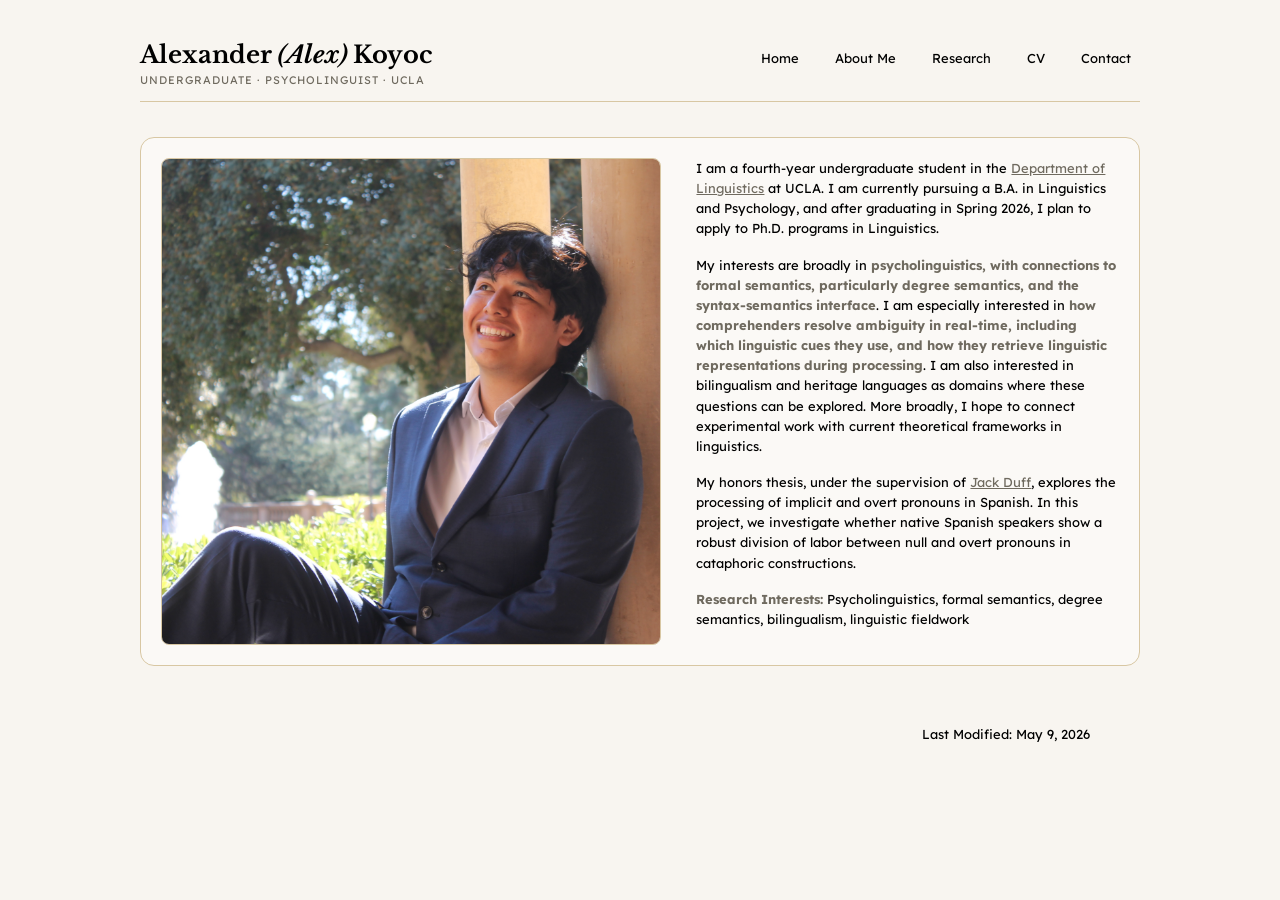
<file: index.html>
<!DOCTYPE html>
<html lang="en">
   <head>
      <meta charset="UTF-8">
      <meta name="viewport" content="width=device-width, initial-scale=1.0">
      <title>Alex Koyoc</title>
      <meta name="description" content="Alexander Koyoc is a Linguistics and Psychology undergraduate student at UCLA interested in psycholinguistics, formal semantics, bilingualism, and language processing.">
      <link rel="icon" href="AKLogo1.png">
      <link rel="stylesheet" href="styles.css">
      <link rel="preconnect" href="https://fonts.googleapis.com">
      <link rel="preconnect" href="https://fonts.gstatic.com" crossorigin>
      <link href="https://fonts.googleapis.com/css2?family=Lexend:wght@100..900&family=Libre+Baskerville:ital,wght@0,400..700;1,400..700&display=swap" rel="stylesheet">
   </head>
   
   <body>
      <section class="content">

         <header class="site-header">
            <section class="banner">
               <h1><a href="index.html">Alexander <em>(Alex)</em> Koyoc</a></h1>
               <p class="site-subtitle">Undergraduate · Psycholinguist · UCLA</p>
            </section>

            <nav class="site-nav">
               <ul>
                  <li> <a href="index.html">Home</a> </li>
                  <li> <a href="about-me.html">About Me</a> </li>
                  <li> <a href="research.html">Research</a> </li>
                  <li> <a href="AKCV.pdf">CV</a> </li>
                  <li> <a href="contact.html">Contact</a> </li>
               </ul>      
            </nav>
         </header>

         <main class="home-layout">    
            <section class="main-image">
               <img src="LookUp.JPG" alt="Alex Koyoc smiling and looking up while lying against a column at Royce Hall, UCLA.">
            </section>

            <section class="info">
               <p>I am a fourth-year undergraduate student in the <a href="https://linguistics.ucla.edu/">Department of Linguistics</a> at UCLA. I am currently pursuing a B.A. in Linguistics and Psychology, and after graduating in Spring 2026, I plan to apply to Ph.D. programs in Linguistics.</p>

               <p>My interests are broadly in <strong>psycholinguistics, with connections to formal semantics, particularly degree semantics, and the syntax-semantics interface</strong>. I am especially interested in <strong>how comprehenders resolve ambiguity in real-time, including which linguistic cues they use, and how they retrieve linguistic representations during processing</strong>. I am also interested in bilingualism and heritage languages as domains where these questions can be explored. More broadly, I hope to connect experimental work with current theoretical frameworks in linguistics.</p>

      
               <p>My honors thesis, under the supervision of <a href="https://j-duff.github.io/index.html">Jack Duff</a>, explores the processing of implicit and overt pronouns in Spanish. In this project, we investigate whether native Spanish speakers show a robust division of labor between null and overt pronouns in cataphoric constructions.</p>

               <p><strong>Research Interests:</strong> Psycholinguistics, formal semantics, degree semantics, bilingualism, linguistic fieldwork</p>
            </section>
         </main>
      </section>

      <footer>
         <p>Last Modified: May 9, 2026</p>
      </footer>
   </body>
</html>
</file>
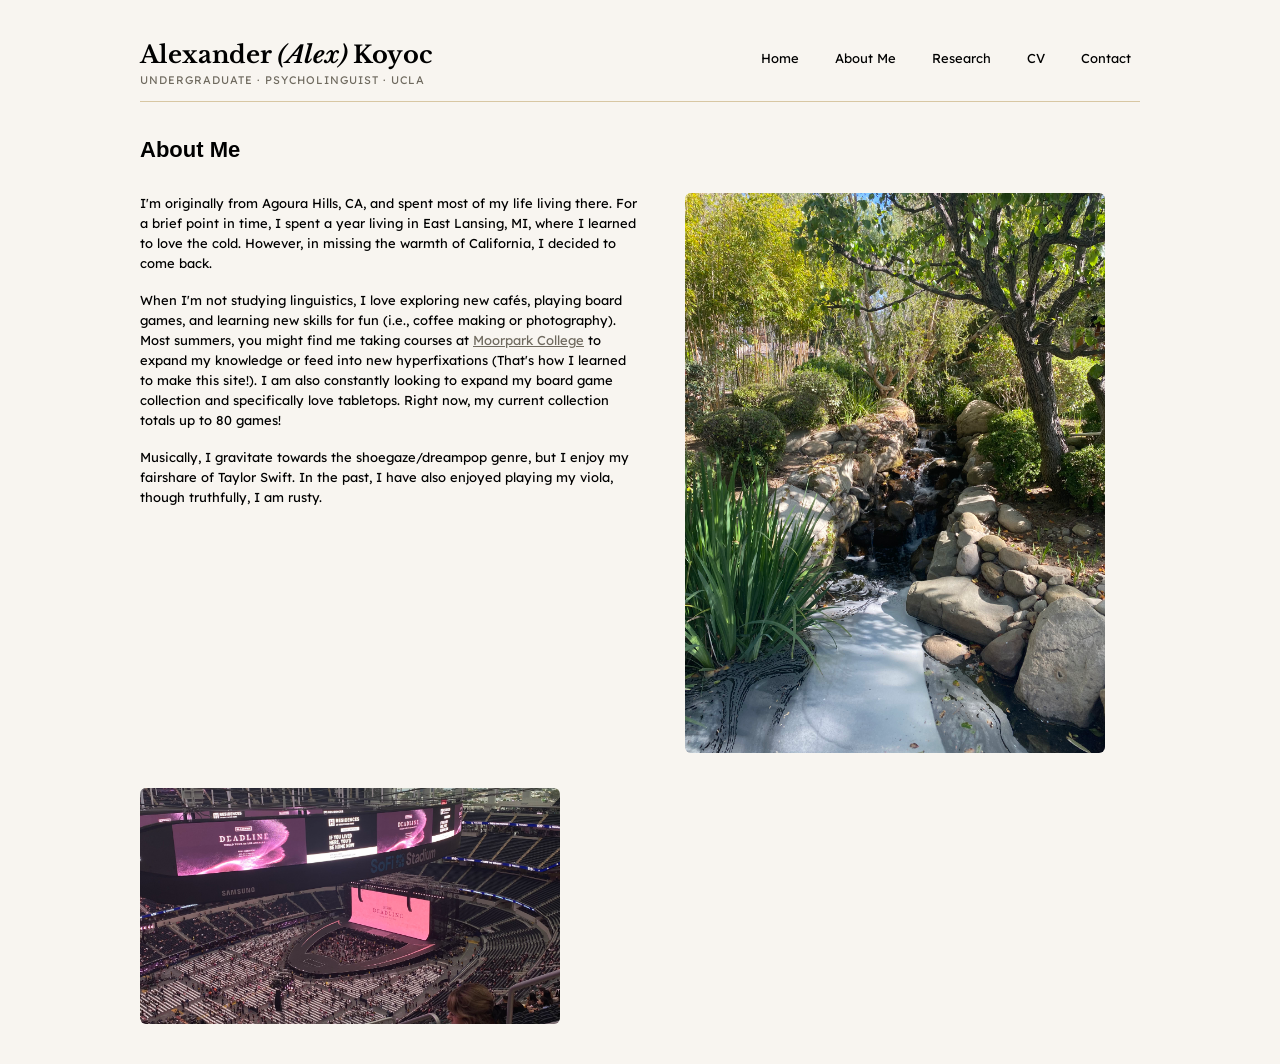
<file: about-me.html>
<!DOCTYPE html>
<html lang="en">
   <head>
      <meta charset="UTF-8">
      <meta name="viewport" content="width=device-width, initial-scale=1.0">
      <title>Alex Koyoc</title>
      <meta name="description" content="Alexander Koyoc is a Linguistics and Psychology undergraduate student at UCLA interested in psycholinguistics, formal semantics, bilingualism, and language processing.">
      <link rel="icon" href="AKLogo1.png">
      <link rel="stylesheet" href="styles.css">
      <link rel="preconnect" href="https://fonts.googleapis.com">
      <link rel="preconnect" href="https://fonts.gstatic.com" crossorigin>
      <link href="https://fonts.googleapis.com/css2?family=Lexend:wght@100..900&family=Libre+Baskerville:ital,wght@0,400..700;1,400..700&display=swap" rel="stylesheet">
   </head>
   
   <body>
      <section class="content">

         <header class="site-header">
            <section class="banner">
               <h1><a href="index.html">Alexander <em>(Alex)</em> Koyoc</a></h1>
               <p class="site-subtitle">Undergraduate · Psycholinguist · UCLA</p>
            </section>

            <nav class="site-nav">
               <ul>
                  <li> <a href="index.html">Home</a> </li>
                  <li> <a href="about-me.html">About Me</a> </li>
                  <li> <a href="research.html">Research</a> </li>
                  <li> <a href="AKCV.pdf">CV</a> </li>
                  <li> <a href="contact.html">Contact</a> </li>
               </ul>      
            </nav>
         </header>

         <main>
               <section class="page-title">
                  <h2>About Me</h2>
               </section>

               <section class="about-layout">
                  <section class="info">
                     <p> I'm originally from Agoura Hills, CA, and spent most of my life living there. For a brief point in time, I spent a year living in East Lansing, MI, where I learned to love the cold. However, in missing the warmth of California, I decided to come back.</p>

                     <p> When I'm not studying linguistics, I love exploring new cafés, playing board games, and learning new skills for fun (i.e., coffee making or photography). Most summers, you might find me taking courses at <a href="https://www.moorparkcollege.edu/">Moorpark College</a> to expand my knowledge or feed into new hyperfixations (That's how I learned to make this site!). I am also constantly looking to expand my board game collection and specifically love tabletops. Right now, my current collection totals up to 80 games!</p>

                     <p>Musically, I gravitate towards the shoegaze/dreampop genre, but I enjoy my fairshare of Taylor Swift. In the past, I have also enjoyed playing my viola, though truthfully, I am rusty.</p>
                  </section>

                  <section class="about-image">
                     <img src="agoura.jpg" alt="image of a small waterfall at Gardens of the World.">
                  </section>
               </section>
         
               <section class="about-extra-image">
                  <img src="blackpink.jpg" alt="BLACKPINK Deadline World Tour Stage at So-fi Stadium">
               </section>
         </main>
         
      </section>
   </body>
</html>
</file>
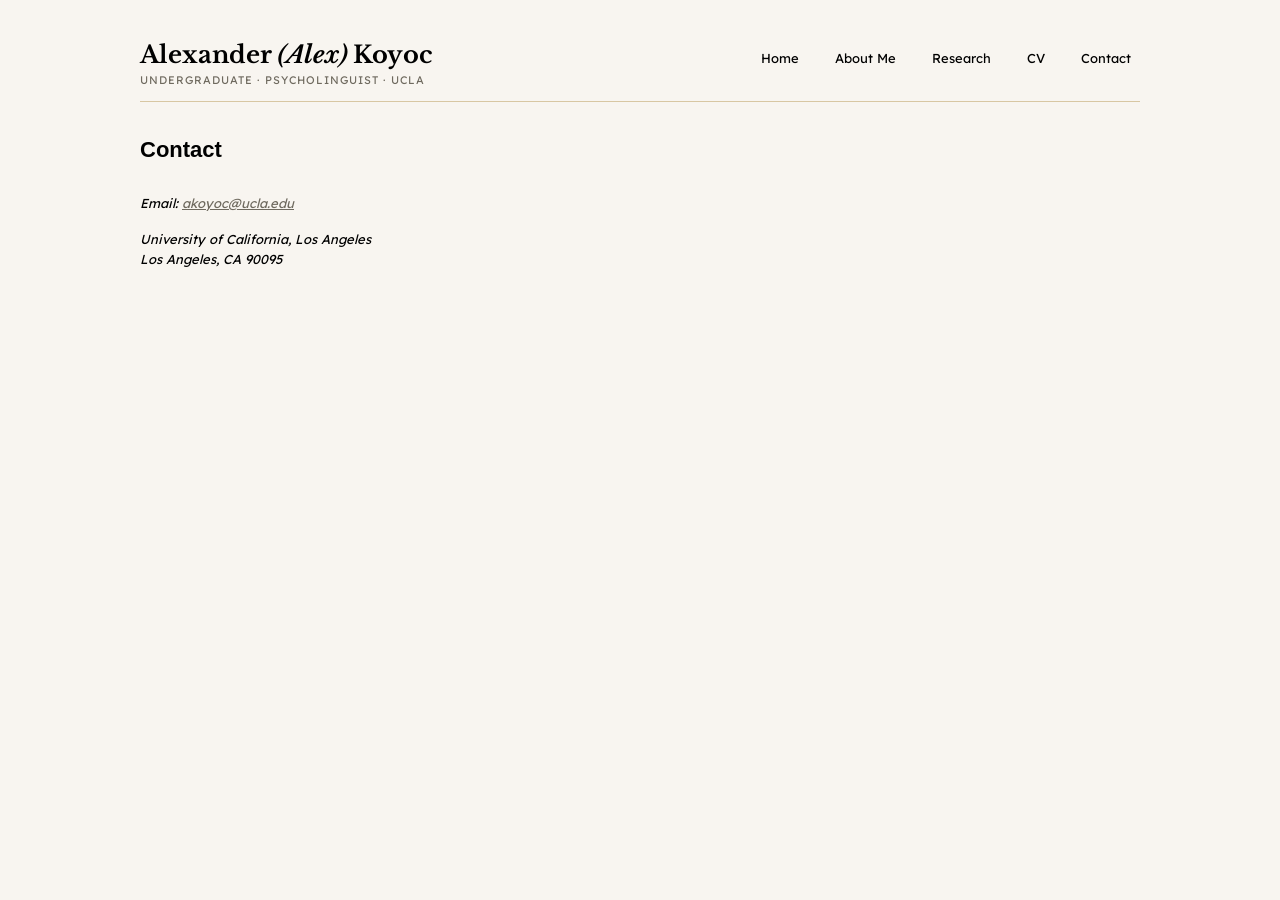
<file: contact.html>
<!DOCTYPE html>
<html lang="en">
   <head>
      <meta charset="UTF-8">
      <meta name="viewport" content="width=device-width, initial-scale=1.0">
      <title>Alex Koyoc</title>
      <meta name="description" content="Alexander Koyoc is a Linguistics and Psychology undergraduate student at UCLA interested in psycholinguistics, formal semantics, bilingualism, and language processing.">
      <link rel="icon" href="AKLogo1.png">
      <link rel="stylesheet" href="styles.css">
      <link rel="preconnect" href="https://fonts.googleapis.com">
      <link rel="preconnect" href="https://fonts.gstatic.com" crossorigin>
      <link href="https://fonts.googleapis.com/css2?family=Lexend:wght@100..900&family=Libre+Baskerville:ital,wght@0,400..700;1,400..700&display=swap" rel="stylesheet">
   </head>
   
   <body>
      <section class="content">

         <header class="site-header">
            <section class="banner">
               <h1><a href="index.html">Alexander <em>(Alex)</em> Koyoc</a></h1>
               <p class="site-subtitle">Undergraduate · Psycholinguist · UCLA</p>
            </section>

            <nav class="site-nav">
               <ul>
                  <li> <a href="index.html">Home</a> </li>
                  <li> <a href="about-me.html">About Me</a> </li>
                  <li> <a href="research.html">Research</a> </li>
                  <li> <a href="AKCV.pdf">CV</a> </li>
                  <li> <a href="contact.html">Contact</a> </li>
               </ul>      
            </nav>
         </header>

         <main>
            <section class="page-title">
               <h2>Contact</h2>
            </section>

            <section class="info">
               <address>
                  <p>
                     Email: <a href="mailto:akoyoc@ucla.edu">akoyoc@ucla.edu</a>
                  </p>

                  <p>
                     University of California, Los Angeles <br>
                     Los Angeles, CA 90095
                  </p>
               </address>
            </section>
         </main>
      </section>
   </body>
</html>
</file>
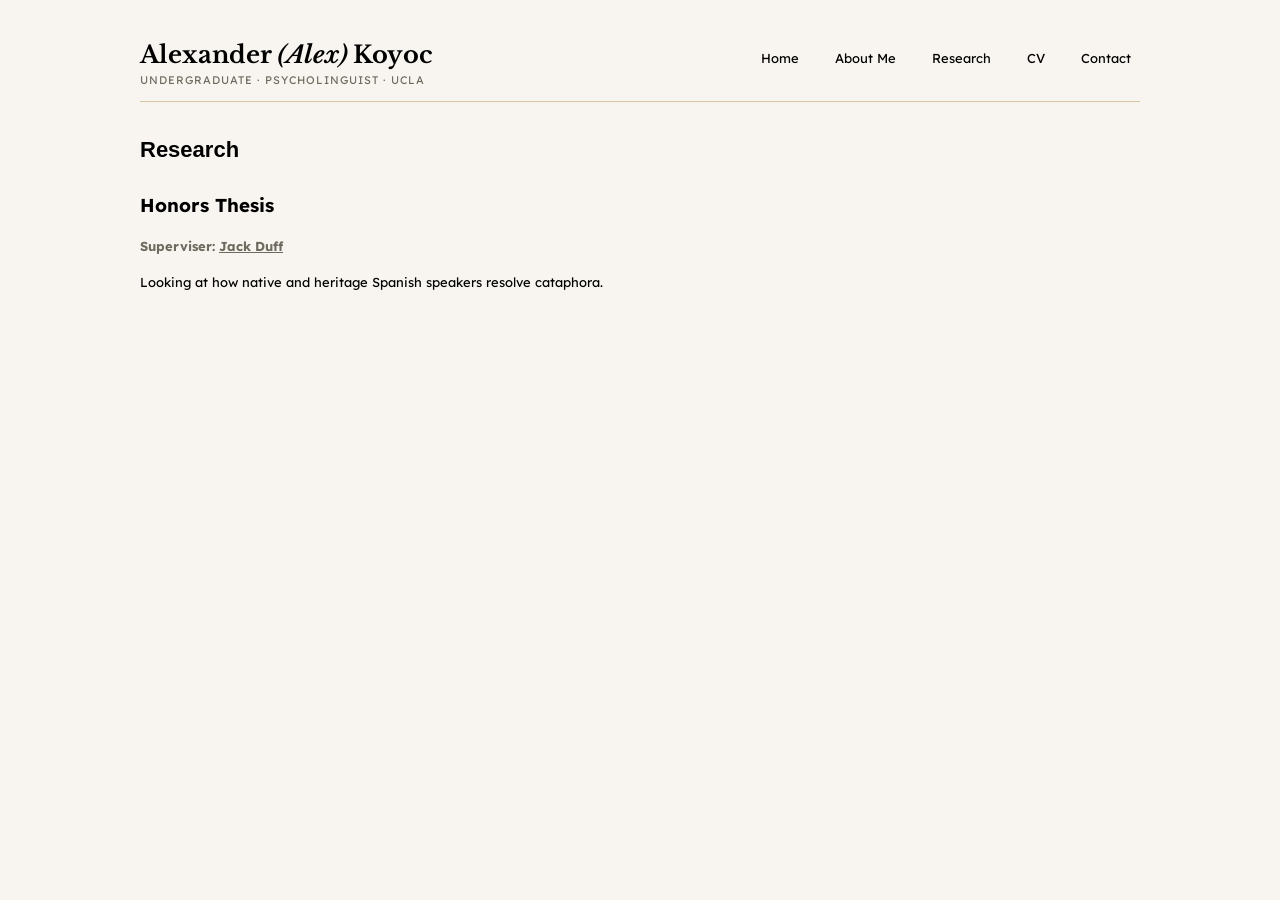
<file: research.html>
<!DOCTYPE html>
<html lang="en">
   <head>
      <meta charset="UTF-8">
      <meta name="viewport" content="width=device-width, initial-scale=1.0">
      <title>Alex Koyoc</title>
      <meta name="description" content="Alexander Koyoc is a Linguistics and Psychology undergraduate student at UCLA interested in psycholinguistics, formal semantics, bilingualism, and language processing.">
      <link rel="icon" href="AKLogo1.png">
      <link rel="stylesheet" href="styles.css">
      <link rel="preconnect" href="https://fonts.googleapis.com">
      <link rel="preconnect" href="https://fonts.gstatic.com" crossorigin>
      <link href="https://fonts.googleapis.com/css2?family=Lexend:wght@100..900&family=Libre+Baskerville:ital,wght@0,400..700;1,400..700&display=swap" rel="stylesheet">
   </head>
   
   <body>
      <section class="content">

         <header class="site-header">
            <section class="banner">
               <h1><a href="index.html">Alexander <em>(Alex)</em> Koyoc</a></h1>
               <p class="site-subtitle">Undergraduate · Psycholinguist · UCLA</p>
            </section>

            <nav class="site-nav">
               <ul>
                  <li> <a href="index.html">Home</a> </li>
                  <li> <a href="about-me.html">About Me</a> </li>
                  <li> <a href="research.html">Research</a> </li>
                  <li> <a href="AKCV.pdf">CV</a> </li>
                  <li> <a href="contact.html">Contact</a> </li>
               </ul>      
            </nav>
         </header>

         <main>
            <section class="page-title">
               <h2>Research</h2>
            </section>

            <section class="info">
               <h3>Honors Thesis</h3>

                  <p><strong>Superviser: <a href="https://j-duff.github.io/index.html">Jack Duff</a></strong></p>

                  <p>Looking at how native and heritage Spanish speakers resolve cataphora.</p>
            </section>
         </main>
      </section>
   </body>
</html>
</file>
<file: styles.css>
/* =========================
   General Page Styles

   By: Alexander Koyoc
   Last Updated: May 9, 2026

========================= */


* {
	box-sizing: border-box;
}

body {
	color: black;
	font-family: "Lexend", sans-serif;
	margin: 40px 30px;
	background-color: #f8f5f0;
}

.content {
	max-width: 1000px;
	margin: 0 auto;
}

::selection {
   background-color: #d8c7a3;
   color: black;
}


/* =========================
    Header
========================= */

.site-header {
   display: flex;
   justify-content: space-between;
   align-items: baseline;
   margin-bottom: 35px;
   padding-bottom: 14px;
   border-bottom: 1px solid #d8c7a3;
}

.site-subtitle {
   margin: 4px 0 0 0;
   font-size: 11px;
   letter-spacing: 1px;
   text-transform: uppercase;
   color: #6f6a5f;
}
.banner h1 {
   margin: 0;
   font-family: "Libre Baskerville", serif;
   font-size: 24px;
   font-weight: 700;
}

.banner a {
   color: black;
   text-decoration: none;
}

.banner a:hover {
   text-decoration: underline;
}

/* =========================
    Navigation
========================= */

.site-nav ul {
   display: flex;
   gap: 18px;
   list-style-type: none;
   padding: 0;
   margin: 0;
}

.site-nav a {
   color: black;
   text-decoration: none;
   font-size: 13px;
   padding: 6px 8px;
   border: 1px solid transparent;
}

.site-nav a:hover {
   color: #6f6a5f;
   border: 1px solid #8a7a63;
   background-color: #eee7dc;
   text-decoration: none;
}

/* =========================
   Layout
========================= */

.home-layout {
   display: flex;
   gap: 35px;
   align-items: stretch;

   padding: 20px;
   border: 1px solid #d8c7a3;
   border-radius: 14px;
   background-color: rgba(255, 255, 255, 0.35);
}

/* =========================
   Main Image
========================= */

..main-image {
   flex-shrink: 0;
   width: 400px;
}

.main-image img {
   display: block;
   width: 100%;
   height: 100%;
   object-fit: cover;
   border-radius: 8px;
   border: 1px solid #d8c7a3;
}


/* =========================
   Body Text
========================= */

.info {
   max-width: 500px;
}

.info p {
   font-size: 13px;
   line-height: 1.55;
   text-align: left;
   margin-top: 0;
   margin-bottom: 16px;
}

.info strong {
   color: #6f6a5f;
}

/* =========================
   Page Titles
========================= */

.page-title h2 {
   margin-top: 0;
   margin-bottom: 30px;
   font-family: "Manrope", sans-serif;
   font-size: 22px;
   font-weight: 700;
}


/* =========================
   About Page
========================= */

.about-layout {
   display: flex;
   gap: 45px;
   align-items: flex-start;
}

.about-layout .info {
   max-width: 500px;
}

.about-image {
   flex-shrink: 0;
   width: 420px;
}

.about-image img {
   display: block;
   width: 100%;
   max-width: 100%;
   border-radius: 6px;
}

.about-extra-image {
   max-width: 420px;
   margin-top: 35px;
}

.about-extra-image img {
   display: block;
   width: 100%;
   max-width: 100%;
   border-radius: 6px;
}

/* =========================
   Links
========================= */

.info a,
.info a:visited {
   color: #6f6a5f;
}

.info a:hover {
   color: black;
   background-color: #d8c7a3;
   text-decoration: none;
}

/* =========================
   Footer
========================= */

footer {
   max-width: 900px;
   margin: 60px auto 0;
   font-size: 13px;
   text-align: right;
}

/* =========================
   Mobile Layout
========================= */

@media (max-width: 768px) {
   body {
      margin: 25px 18px;
   }

   .content {
      max-width: 100%;
   }

   .site-header {
      flex-direction: column;
      align-items: flex-start;
      gap: 18px;
      margin-bottom: 30px;
   }

   .banner h1 {
      font-size: 23px;
   }

   .site-subtitle {
      font-size: 10px;
      letter-spacing: 0.8px;
   }

   .site-nav ul {
      flex-wrap: wrap;
      gap: 8px;
   }

   .site-nav a {
      font-size: 12px;
      padding: 6px 10px;
   }

   .home-layout {
      flex-direction: column;
      gap: 20px;
      padding: 16px;
   }

   .main-image {
      width: 100%;
   }

   .main-image img {
      width: 100%;
      height: auto;
   }

   .info {
      max-width: 100%;
   }

   .info p {
      font-size: 13px;
      line-height: 1.55;
   }

   .about-layout {
      flex-direction: column;
      gap: 20px;
   }

   .about-image {
      width: 100%;
   }

   .about-extra-image {
      max-width: 100%;
   }

   footer {
      max-width: 100%;
      text-align: left;
      margin-top: 40px;
   }
}
</file>
